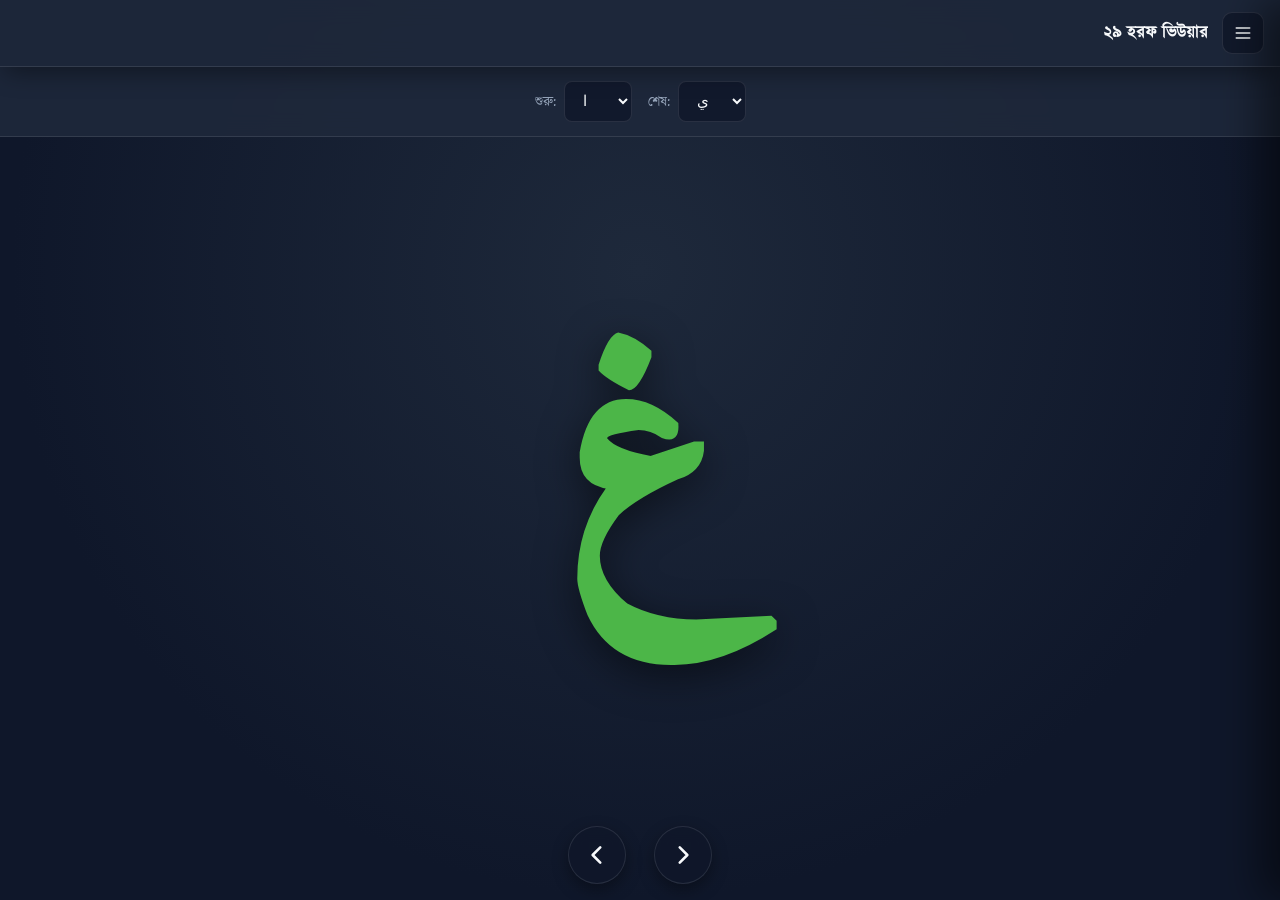
<file: index.html>
<!doctype html>
<html lang="bn" dir="rtl">
  <head>
    <meta charset="UTF-8" />
    <meta name="viewport" content="width=device-width, initial-scale=1.0" />
    <title>আরবি হরফ ভিউয়ার</title>
    <link rel="preconnect" href="https://fonts.googleapis.com" />
    <link rel="preconnect" href="https://fonts.gstatic.com" crossorigin />
    <link
      href="https://fonts.googleapis.com/css2?family=Amiri:ital,wght@0,400;0,700;1,400&family=Hind+Siliguri:wght@400;500;600;700&display=swap"
      rel="stylesheet"
    />

    <style>
      /* আরবি লেখার ফন্ট */
      @font-face {
        font-family: "IIMArabic";
        src: url("assets/fonts/iimarabicfont.ttf") format("truetype");
        font-weight: normal;
        font-style: normal;
        font-display: swap;
      }

      /* বাংলা লেখার ফন্ট */
      @font-face {
        font-family: "CustomFont";
        src: url("assets/fonts/CustomFont.ttf") format("truetype");
        /* বাংলা ১ (U+09E7) বাদ — নিচের আলাদা @font-face থেকে আসবে */
        unicode-range: U+0000-09E6, U+09E8-10FFFF;
        font-weight: normal;
        font-style: normal;
        font-display: swap;
      }

      /* বাংলা ১: CustomFont-এরই ১ হরফ, শুধু hinting ছাড়া (ছোট সাইজে ১-এর নিচের
         অংশ কেটে যাওয়া ঠেকাতে)। ফাইলের ভেতরেই বসানো, আলাদা ফন্ট ফাইল লাগে না। */
      @font-face {
        font-family: "CustomFont";
        src: url("[data-uri]") format("truetype");
        unicode-range: U+09E7;
        font-weight: normal;
        font-style: normal;
        font-display: swap;
      }

      :root {
        --bg-color: #0f172a;
        --panel-bg: rgba(30, 41, 59, 0.9);
        --panel-border: rgba(255, 255, 255, 0.1);
        --text-primary: #f8fafc;
        --text-secondary: #94a3b8;
        --text-highlight: #f59e0b;
        --accent-blue: #60c9e6;
      }

      * {
        margin: 0;
        padding: 0;
        box-sizing: border-box;
        -webkit-tap-highlight-color: transparent;
      }

      html,
      body {
        width: 100%;
        height: 100%;
        max-width: 100vw;
        max-height: 100vh;
        max-height: 100dvh;
        overflow: hidden;
      }

      body {
        display: flex;
        flex-direction: column;
        background-color: var(--bg-color);
        background-image: radial-gradient(
          circle at 50% 30%,
          #1e293b 0%,
          #0f172a 70%
        );
        font-family: "CustomFont", "Hind Siliguri", sans-serif;
        user-select: none;
        touch-action: pan-y;
        color: var(--text-primary);
      }

      /* ------------------- Top Bar ------------------- */
      .topbar {
        width: 100%;
        padding: 12px 16px;
        display: flex;
        align-items: center;
        gap: 14px;
        background: var(--panel-bg);
        backdrop-filter: blur(12px);
        border-bottom: 1px solid var(--panel-border);
        box-shadow: 0 10px 25px -5px rgba(0, 0, 0, 0.4);
        z-index: 200;
        flex-shrink: 0;
      }

      .menu-btn {
        width: 42px;
        height: 42px;
        border-radius: 10px;
        border: 1px solid var(--panel-border);
        background: rgba(15, 23, 42, 0.8);
        display: flex;
        align-items: center;
        justify-content: center;
        cursor: pointer;
        flex-shrink: 0;
        transition:
          border-color 0.2s ease,
          background 0.2s ease;
      }

      .menu-btn:hover,
      .menu-btn:focus-visible {
        border-color: var(--accent-blue);
        background: rgba(96, 201, 230, 0.1);
      }

      .menu-btn svg {
        width: 20px;
        height: 20px;
        stroke: var(--text-primary);
      }

      .topbar-title {
        font-size: 17px;
        font-weight: 600;
        color: var(--text-primary);
        white-space: nowrap;
        overflow: hidden;
        text-overflow: ellipsis;
      }

      /* ------------------- Drawer ------------------- */
      .overlay {
        position: fixed;
        inset: 0;
        background: rgba(0, 0, 0, 0.55);
        opacity: 0;
        pointer-events: none;
        transition: opacity 0.25s ease;
        z-index: 300;
      }

      .overlay.open {
        opacity: 1;
        pointer-events: auto;
      }

      .drawer {
        position: fixed;
        top: 0;
        right: 0;
        height: 100%;
        height: 100dvh; /* mobile browsers: exclude the hidden-toolbar area */
        width: min(300px, 82vw);
        background: #101c31;
        border-left: 1px solid var(--panel-border);
        box-shadow: -20px 0 40px rgba(0, 0, 0, 0.5);
        transform: translateX(100%);
        transition: transform 0.3s cubic-bezier(0.16, 1, 0.3, 1);
        z-index: 400;
        display: flex;
        flex-direction: column;
        /* extra bottom room so the last item clears browser toolbars */
        padding: 22px 18px calc(env(safe-area-inset-bottom) + 90px);
        gap: 6px;
        /* many menu items: let the menu scroll instead of cutting them off */
        overflow-y: auto;
        overscroll-behavior: contain;
        -webkit-overflow-scrolling: touch;
      }

      .drawer > * {
        flex-shrink: 0;
      }

      .drawer.open {
        transform: translateX(0);
      }

      .drawer-header {
        display: flex;
        align-items: center;
        justify-content: space-between;
        margin-bottom: 18px;
        padding-bottom: 14px;
        border-bottom: 1px solid var(--panel-border);
      }

      .drawer-header h2 {
        font-size: 18px;
        font-weight: 700;
        color: var(--text-primary);
      }

      .drawer-close {
        width: 34px;
        height: 34px;
        border-radius: 8px;
        border: 1px solid var(--panel-border);
        background: rgba(255, 255, 255, 0.03);
        display: flex;
        align-items: center;
        justify-content: center;
        cursor: pointer;
      }

      .drawer-close svg {
        width: 16px;
        height: 16px;
        stroke: var(--text-secondary);
      }

      .drawer-item {
        display: flex;
        align-items: center;
        gap: 12px;
        padding: 13px 14px;
        border-radius: 10px;
        cursor: pointer;
        color: var(--text-secondary);
        font-size: 15.5px;
        font-weight: 500;
        background: transparent;
        border: 1px solid transparent;
        transition:
          background 0.2s ease,
          color 0.2s ease,
          border-color 0.2s ease;
      }

      .drawer-item .icon {
        width: 22px;
        height: 22px;
        flex-shrink: 0;
        display: flex;
        align-items: center;
        justify-content: center;
        font-size: 18px;
      }

      .drawer-item:hover {
        background: rgba(255, 255, 255, 0.04);
        color: var(--text-primary);
      }

      .drawer-item.active {
        background: rgba(96, 201, 230, 0.12);
        border-color: rgba(96, 201, 230, 0.35);
        color: var(--accent-blue);
        font-weight: 700;
      }

      /* ------------------- Controls Panel (page 2 only) ------------------- */
      .controls-container {
        width: 100%;
        padding: 14px 20px;
        background: var(--panel-bg);
        backdrop-filter: blur(12px);
        border-bottom: 1px solid var(--panel-border);
        display: none;
        flex-wrap: wrap;
        justify-content: center;
        align-items: center;
        gap: 16px;
        z-index: 100;
        direction: ltr;
        flex-shrink: 0;
      }

      .controls-container.visible {
        display: flex;
      }

      /* হরফ স্লাইডারে শুধু শুরু/শেষ দেখায়; অবস্থান ও "একসাথে হরফ" শুধু মুরাক্কাবে */
      .controls-container.range-only .adv-only {
        display: none;
      }

      .control-group {
        display: flex;
        align-items: center;
        gap: 8px;
        font-size: 14px;
        font-weight: 500;
        color: var(--text-secondary);
      }

      .control-group label {
        white-space: nowrap;
      }

      select {
        padding: 8px 14px;
        background-color: rgba(15, 23, 42, 0.8);
        color: var(--text-primary);
        border: 1px solid var(--panel-border);
        border-radius: 8px;
        font-family: "CustomFont", "Hind Siliguri", sans-serif;
        font-size: 15px;
        font-weight: 500;
        outline: none;
        cursor: pointer;
        transition: all 0.2s ease;
      }

      select:focus,
      select:hover {
        border-color: var(--accent-blue);
        box-shadow: 0 0 0 2px rgba(96, 201, 230, 0.2);
      }

      /* ------------------- Display Canvas Area ------------------- */
      .display-container {
        flex: 1;
        display: flex;
        flex-direction: column;
        justify-content: center;
        align-items: center;
        width: 100%;
        position: relative;
        padding: 20px;
        overflow: hidden;
      }

      .question-box {
        background: rgba(255, 255, 255, 0.05);
        border: 1px solid var(--panel-border);
        backdrop-filter: blur(8px);
        padding: 10px 24px;
        border-radius: 30px;
        font-size: clamp(18px, 3vh, 24px);
        font-weight: 600;
        color: var(--text-primary);
        margin-bottom: 25px;
        text-align: center;
        direction: ltr;
        box-shadow: 0 4px 15px rgba(0, 0, 0, 0.25);
        display: none;
      }

      .question-box.visible {
        display: block;
      }

      #letter-display {
        font-family: "IIMArabic", "CustomFont", serif;
        font-size: min(38vh, 310px);
        font-weight: 700;
        text-align: center;
        white-space: nowrap;
        /* হারাকাত/মাদ্দ কেটে না যাওয়ার জন্য বড় line-height */
        line-height: 1.5;
        filter: drop-shadow(0 10px 20px rgba(0, 0, 0, 0.5));
        will-change: transform, opacity;
        backface-visibility: hidden;
        -webkit-backface-visibility: hidden;
      }

      /* Word mode (28th class): smaller size so full words fit */
      #letter-display.word-mode {
        font-size: min(22vh, 170px);
        padding: 0 12px;
      }

      /* ------------------- Tab view (30th class only) ------------------- */
      .tabs {
        width: 100%;
        display: none;
        flex-wrap: wrap;
        justify-content: center;
        gap: 10px;
        padding: 10px 16px;
        background: var(--panel-bg);
        border-bottom: 1px solid var(--panel-border);
        direction: ltr;
        flex-shrink: 0;
        z-index: 100;
      }

      .tabs.visible {
        display: flex;
      }

      .tab-btn {
        padding: 8px 18px;
        border-radius: 999px;
        border: 1px solid var(--panel-border);
        background: rgba(15, 23, 42, 0.8);
        color: var(--text-secondary);
        font-family: "CustomFont", "Hind Siliguri", sans-serif;
        font-size: 15px;
        font-weight: 500;
        cursor: pointer;
        transition:
          background 0.2s ease,
          color 0.2s ease,
          border-color 0.2s ease;
      }

      /* সব ট্যাবের রঙ এক; সক্রিয় ট্যাব শুধু মোটা অক্ষরে বোঝা যায় */
      .tab-btn.active {
        font-weight: 700;
      }

      /* Waqf-e-taam round mark: half the size of the letters */
      #letter-display .waqf {
        font-size: 0.5em;
        vertical-align: middle;
      }

      /* Mobile: smaller base size (long words are also auto-fitted by JS) */
      @media (max-width: 600px) {
        #letter-display {
          font-size: min(26vh, 190px);
        }
        #letter-display.word-mode {
          font-size: min(14vh, 96px);
        }
      }

      /* Arabic word (اَللّٰهُ) inside a tab label */
      .tab-btn .ar {
        font-family: "IIMArabic", serif;
        font-size: 1.3em;
        line-height: 1;
        vertical-align: middle;
      }

      /* Mobile: compact tab buttons so three tabs fit in one row */
      @media (max-width: 600px) {
        .tabs {
          gap: 6px;
          padding: 8px 10px;
        }
        .tab-btn {
          padding: 7px 10px;
          font-size: 13.5px;
          white-space: nowrap;
        }
      }

      /* ------------------- Bottom prev / next buttons ------------------- */
      .nav-buttons {
        width: 100%;
        display: flex;
        justify-content: center;
        align-items: center;
        gap: 28px;
        padding: 10px 16px max(16px, env(safe-area-inset-bottom));
        direction: ltr;
        flex-shrink: 0;
        z-index: 100;
      }

      .nav-btn {
        width: 58px;
        height: 58px;
        border-radius: 50%;
        border: 1px solid var(--panel-border);
        background: rgba(15, 23, 42, 0.8);
        backdrop-filter: blur(8px);
        display: flex;
        align-items: center;
        justify-content: center;
        cursor: pointer;
        box-shadow: 0 6px 16px rgba(0, 0, 0, 0.35);
        transition:
          border-color 0.2s ease,
          background 0.2s ease,
          transform 0.1s ease;
      }

      .nav-btn:hover,
      .nav-btn:focus-visible {
        border-color: var(--accent-blue);
        background: rgba(96, 201, 230, 0.12);
      }

      .nav-btn:active {
        transform: scale(0.93);
      }

      .nav-btn svg {
        width: 26px;
        height: 26px;
        stroke: var(--text-primary);
      }

      /* ------------------- Slide Animations ------------------- */
      .slide-from-right {
        animation: slideInFromRight 0.28s cubic-bezier(0.16, 1, 0.3, 1) forwards;
      }

      .slide-from-left {
        animation: slideInFromLeft 0.28s cubic-bezier(0.16, 1, 0.3, 1) forwards;
      }

      @keyframes slideInFromRight {
        0% {
          transform: translate3d(100%, 0, 0);
          opacity: 0;
        }
        100% {
          transform: translate3d(0, 0, 0);
          opacity: 1;
        }
      }

      @keyframes slideInFromLeft {
        0% {
          transform: translate3d(-100%, 0, 0);
          opacity: 0;
        }
        100% {
          transform: translate3d(0, 0, 0);
          opacity: 1;
        }
      }

      @media (prefers-reduced-motion: reduce) {
        .slide-from-right,
        .slide-from-left,
        .drawer,
        .overlay {
          animation: none !important;
          transition: none !important;
        }
      }
    </style>
  </head>
  <body>
    <!-- Top Bar -->
    <div class="topbar">
      <button class="menu-btn" id="menu-toggle" aria-label="মেনু খুলুন">
        <svg
          viewBox="0 0 24 24"
          fill="none"
          stroke-width="2"
          stroke-linecap="round"
        >
          <line x1="4" y1="6" x2="20" y2="6"></line>
          <line x1="4" y1="12" x2="20" y2="12"></line>
          <line x1="4" y1="18" x2="20" y2="18"></line>
        </svg>
      </button>
      <div class="topbar-title" id="topbar-title">২৯ হরফ ভিউয়ার</div>
    </div>

    <!-- Overlay -->
    <div class="overlay" id="overlay"></div>

    <!-- Drawer -->
    <nav class="drawer" id="drawer" aria-label="সাইড মেনু">
      <div class="drawer-header">
        <h2>মেনু</h2>
        <button
          class="drawer-close"
          id="drawer-close"
          aria-label="মেনু বন্ধ করুন"
        >
          <svg
            viewBox="0 0 24 24"
            fill="none"
            stroke-width="2"
            stroke-linecap="round"
          >
            <line x1="18" y1="6" x2="6" y2="18"></line>
            <line x1="6" y1="6" x2="18" y2="18"></line>
          </svg>
        </button>
      </div>

      <div class="drawer-item active" data-page="simple">
        <span>হরফ স্লাইডার</span>
      </div>
      <div class="drawer-item" data-page="advanced">
        <span>মুরাক্কাব স্লাইডার</span>
      </div>
      <div class="drawer-item" data-page="class17">
        <span>১৭তম ক্লাস</span>
      </div>
      <div class="drawer-item" data-page="class19">
        <span>১৯তম ক্লাস</span>
      </div>
      <div class="drawer-item" data-page="class22">
        <span>২২তম ক্লাস</span>
      </div>
      <div class="drawer-item" data-page="class24">
        <span>২৪তম ক্লাস</span>
      </div>
      <div class="drawer-item" data-page="class25">
        <span>২৫তম ক্লাস</span>
      </div>
      <div class="drawer-item" data-page="class28">
        <span>২৮তম ক্লাস</span>
      </div>
      <div class="drawer-item" data-page="class29">
        <span>২৯তম ক্লাস</span>
      </div>
      <div class="drawer-item" data-page="class30">
        <span>৩০তম ক্লাস</span>
      </div>
      <div class="drawer-item" data-page="class31">
        <span>৩১তম ক্লাস</span>
      </div>
      <div class="drawer-item" data-page="class33">
        <span>৩৩তম ক্লাস</span>
      </div>
      <div class="drawer-item" data-page="class35">
        <span>৩৫তম ক্লাস</span>
      </div>
      <div class="drawer-item" data-page="class37">
        <span>৩৭তম ক্লাস</span>
      </div>
      <div class="drawer-item" data-page="class41">
        <span>৪১তম ক্লাস</span>
      </div>
      <div class="drawer-item" data-page="class42">
        <span>৪২তম ক্লাস</span>
      </div>
    </nav>

    <!-- Position filter / range controls: only shown on "advanced" page -->
    <div class="controls-container" id="controls-container">
      <div class="control-group">
        <label for="start-letter">শুরু:</label>
        <select id="start-letter"></select>
      </div>

      <div class="control-group">
        <label for="end-letter">শেষ:</label>
        <select id="end-letter"></select>
      </div>

      <div class="control-group adv-only">
        <label for="position-filter">অবস্থান:</label>
        <select id="position-filter">
          <option value="all">সব অবস্থান (All)</option>
          <option value="initial">শুরুর অবস্থান (Initial)</option>
          <option value="medial">মাঝের অবস্থান (Medial)</option>
          <option value="final">শেষের অবস্থান (Final)</option>
        </select>
      </div>

      <div class="control-group adv-only">
        <label for="count-select">একসাথে হরফ:</label>
        <select id="count-select">
          <option value="1">১টি</option>
          <option value="2">২টি</option>
          <option value="3">৩টি</option>
          <option value="4">৪টি</option>
          <option value="5">৫টি</option>
          <option value="6">৬টি</option>
        </select>
      </div>
    </div>

    <!-- Tab view: only shown on the 30th class page -->
    <div class="tabs" id="class30-tabs">
      <button class="tab-btn active" data-tab="letters">লীনের হরফ</button>
      <button class="tab-btn" data-tab="words">আরজি সাকিনের শব্দ</button>
    </div>

    <!-- Tab view: only shown on the 41st class page -->
    <div class="tabs" id="class41-tabs">
      <button class="tab-btn active" data-tab="halqi">ইজহারে হালক্বী</button>
      <button class="tab-btn" data-tab="mutlaq">ইজহারে মুতলাক</button>
      <button class="tab-btn" data-tab="shafawi">ইজহারে শাফাউয়ী</button>
    </div>

    <!-- Tab view: only shown on the 42nd class page -->
    <div class="tabs" id="class42-tabs">
      <button class="tab-btn active" data-tab="hamza">হামজা শাদীদাহ</button>
      <button class="tab-btn" data-tab="thick">
        <span class="ar">اَللّٰهُ</span> মোটা করে পড়া
      </button>
      <button class="tab-btn" data-tab="thin">
        <span class="ar">اَللّٰهُ</span> পাতলা করে পড়া
      </button>
    </div>

    <!-- Main Display Area (shared by both pages) -->
    <div class="display-container">
      <div class="question-box" id="question-box">
        নিচে প্রদর্শিত হরফের নাম ও অবস্থান বলুন।
      </div>
      <div id="letter-display"></div>
    </div>

    <!-- Bottom prev / next buttons -->
    <div class="nav-buttons" id="nav-buttons">
      <button class="nav-btn" id="btn-left" aria-label="পরের">
        <svg
          viewBox="0 0 24 24"
          fill="none"
          stroke-width="2.4"
          stroke-linecap="round"
          stroke-linejoin="round"
        >
          <polyline points="15 5 8 12 15 19"></polyline>
        </svg>
      </button>
      <button class="nav-btn" id="btn-right" aria-label="আগের">
        <svg
          viewBox="0 0 24 24"
          fill="none"
          stroke-width="2.4"
          stroke-linecap="round"
          stroke-linejoin="round"
        >
          <polyline points="9 5 16 12 9 19"></polyline>
        </svg>
      </button>
    </div>

    <script>
      // ==========================================================
      // Shared base letter/color data (source of truth for both pages)
      // ==========================================================
      const arabicLetters = [
        {
          name: "ا",
          color: "#ec1a4c",
          forms: { initial: "ا", medial: "لا", final: "ـا" },
        },
        {
          name: "ب",
          color: "#60c9e6",
          forms: { initial: "بـ", medial: "ـبـ", final: "ـب" },
        },
        {
          name: "ت",
          color: "#60c9e6",
          forms: { initial: "تـ", medial: "ـتـ", final: "ـت" },
        },
        {
          name: "ث",
          color: "#60c9e6",
          forms: { initial: "ثـ", medial: "ـثـ", final: "ـث" },
        },
        {
          name: "ج",
          color: "#4cb648",
          forms: { initial: "جـ", medial: "ـجـ", final: "ـج" },
        },
        {
          name: "ح",
          color: "#60c9e6",
          forms: { initial: "حـ", medial: "ـحـ", final: "ـح" },
        },
        {
          name: "خ",
          color: "#60c9e6",
          forms: { initial: "خـ", medial: "ـخـ", final: "ـخ" },
        },
        {
          name: "د",
          color: "#4cb648",
          forms: { initial: "د", medial: "ـد", final: "ـد" },
        },
        {
          name: "ذ",
          color: "#4cb648",
          forms: { initial: "ذ", medial: "ـذ", final: "ـذ" },
        },
        {
          name: "ر",
          color: "#60c9e6",
          forms: { initial: "ر", medial: "ـر", final: "ـر" },
        },
        {
          name: "ز",
          color: "#60c9e6",
          forms: { initial: "ز", medial: "ـز", final: "ـز" },
        },
        {
          name: "س",
          color: "#4cb648",
          forms: { initial: "سـ", medial: "ـسـ", final: "ـس" },
        },
        {
          name: "ش",
          color: "#4cb648",
          forms: { initial: "شـ", medial: "ـشـ", final: "ـش" },
        },
        {
          name: "ص",
          color: "#4cb648",
          forms: { initial: "صـ", medial: "ـصـ", final: "ـص" },
        },
        {
          name: "ض",
          color: "#4cb648",
          forms: { initial: "ضـ", medial: "ـضـ", final: "ـض" },
        },
        {
          name: "ط",
          color: "#60c9e6",
          forms: { initial: "طـ", medial: "ـطـ", final: "ـط" },
        },
        {
          name: "ظ",
          color: "#60c9e6",
          forms: { initial: "ظـ", medial: "ـظـ", final: "ـظ" },
        },
        {
          name: "ع",
          color: "#4cb648",
          forms: { initial: "عـ", medial: "ـعـ", final: "ـع" },
        },
        {
          name: "غ",
          color: "#4cb648",
          forms: { initial: "غـ", medial: "ـغـ", final: "ـغ" },
        },
        {
          name: "ف",
          color: "#60c9e6",
          forms: { initial: "فـ", medial: "ـفـ", final: "ـف" },
        },
        {
          name: "ق",
          color: "#4cb648",
          forms: { initial: "قـ", medial: "ـقـ", final: "ـق" },
        },
        {
          name: "ك",
          color: "#4cb648",
          forms: { initial: "كـ", medial: "ـكـ", final: "ـك" },
        },
        {
          name: "ل",
          color: "#4cb648",
          forms: { initial: "لـ", medial: "ـلـ", final: "ـل" },
        },
        {
          name: "م",
          color: "#4cb648",
          forms: { initial: "مـ", medial: "ـمـ", final: "ـم" },
        },
        {
          name: "ن",
          color: "#4cb648",
          forms: { initial: "نـ", medial: "ـنـ", final: "ـن" },
        },
        {
          name: "و",
          color: "#4cb648",
          forms: { initial: "و", medial: "ـو", final: "ـو" },
        },
        {
          name: "ه",
          color: "#60c9e6",
          forms: { initial: "هـ", medial: "ـهـ", final: "ـه" },
        },
        {
          name: "ء",
          color: "#ec1a4c",
          forms: { initial: "ء", medial: "ء", final: "ء" },
        },
        {
          name: "ي",
          color: "#60c9e6",
          forms: { initial: "يـ", medial: "ـيـ", final: "ـي" },
        },
      ];

      const WAQF_MARK = " ۝";

      function shuffleArray(array) {
        let shuffled = [...array];
        for (let i = shuffled.length - 1; i > 0; i--) {
          const j = Math.floor(Math.random() * (i + 1));
          [shuffled[i], shuffled[j]] = [shuffled[j], shuffled[i]];
        }
        return shuffled;
      }

      // ==========================================================
      // DOM references
      // ==========================================================
      const displayDiv = document.getElementById("letter-display");
      const questionBox = document.getElementById("question-box");
      const controlsContainer = document.getElementById("controls-container");
      const topbarTitle = document.getElementById("topbar-title");

      const menuToggle = document.getElementById("menu-toggle");
      const drawer = document.getElementById("drawer");
      const drawerClose = document.getElementById("drawer-close");
      const overlay = document.getElementById("overlay");
      const drawerItems = document.querySelectorAll(".drawer-item");

      const startSelect = document.getElementById("start-letter");
      const endSelect = document.getElementById("end-letter");
      const positionSelect = document.getElementById("position-filter");
      const countSelect = document.getElementById("count-select");
      const class30Tabs = document.getElementById("class30-tabs");
      const tabBtns = class30Tabs.querySelectorAll(".tab-btn");
      const class41Tabs = document.getElementById("class41-tabs");
      const tabBtns41 = class41Tabs.querySelectorAll(".tab-btn");
      const class42Tabs = document.getElementById("class42-tabs");

      let currentPage = "simple"; // "simple" | "advanced" | "class17" | "class28"

      // ==========================================================
      // Drawer open/close logic
      // ==========================================================
      function openDrawer() {
        drawer.classList.add("open");
        overlay.classList.add("open");
      }
      function closeDrawer() {
        drawer.classList.remove("open");
        overlay.classList.remove("open");
      }
      menuToggle.addEventListener("click", openDrawer);
      drawerClose.addEventListener("click", closeDrawer);
      overlay.addEventListener("click", closeDrawer);

      drawerItems.forEach((item) => {
        item.addEventListener("click", () => {
          drawerItems.forEach((i) => i.classList.remove("active"));
          item.classList.add("active");
          switchPage(item.dataset.page);
          closeDrawer();
        });
      });

      function switchPage(page) {
        currentPage = page;
        displayDiv.style.fontSize = ""; // reset size set by multi-letter mode
        class30Tabs.classList.toggle("visible", page === "class30");
        class41Tabs.classList.toggle("visible", page === "class41");
        class42Tabs.classList.toggle("visible", page === "class42");
        displayDiv.classList.toggle(
          "word-mode",
          page === "class17" ||
            page === "class19" ||
            page === "class22" ||
            page === "class24" ||
            page === "class25" ||
            page === "class28" ||
            page === "class29" ||
            page === "class30" ||
            page === "class31" ||
            page === "class33" ||
            page === "class35" ||
            page === "class37" ||
            page === "class41" ||
            page === "class42",
        );
        if (page === "simple") {
          topbarTitle.textContent = "২৯ হরফ ভিউয়ার";
          controlsContainer.classList.add("visible", "range-only");
          questionBox.classList.remove("visible");
          simple.reset();
        } else if (page === "class25") {
          topbarTitle.textContent = "ছফীর";
          controlsContainer.classList.remove("visible");
          questionBox.classList.remove("visible");
          class25.reset();
        } else if (page === "class24") {
          topbarTitle.textContent = "ইস্তিলা";
          controlsContainer.classList.remove("visible");
          questionBox.classList.remove("visible");
          class24.reset();
        } else if (page === "class22") {
          topbarTitle.textContent = "তাশদীদ";
          controlsContainer.classList.remove("visible");
          questionBox.classList.remove("visible");
          class22.reset();
        } else if (page === "class19") {
          topbarTitle.textContent = "হারকাত দিয়ে বানান";
          controlsContainer.classList.remove("visible");
          questionBox.classList.remove("visible");
          class19.reset();
        } else if (page === "class17") {
          topbarTitle.textContent = "জের দিয়ে বানান";
          controlsContainer.classList.remove("visible");
          questionBox.classList.remove("visible");
          class17.reset();
        } else if (page === "class29") {
          topbarTitle.textContent = "মাদ্দে ই'ওয়াদ";
          controlsContainer.classList.remove("visible");
          questionBox.classList.remove("visible");
          class29.reset();
        } else if (page === "class42") {
          topbarTitle.textContent = "হামজা শাদীদাহ ও আল্লাহ";
          controlsContainer.classList.remove("visible");
          questionBox.classList.remove("visible");
          class42.select("hamza");
        } else if (page === "class41") {
          topbarTitle.textContent = "ইজহার";
          controlsContainer.classList.remove("visible");
          questionBox.classList.remove("visible");
          selectTab41("halqi");
        } else if (page === "class37") {
          topbarTitle.textContent = "ইখফা গুন্নাহ";
          controlsContainer.classList.remove("visible");
          questionBox.classList.remove("visible");
          class37.reset();
        } else if (page === "class35") {
          topbarTitle.textContent = "মাদ্দে লাযিম কিলমী মুসাক্কাল";
          controlsContainer.classList.remove("visible");
          questionBox.classList.remove("visible");
          class35.reset();
        } else if (page === "class33") {
          topbarTitle.textContent = "মাদ্দে মুংফাসিল";
          controlsContainer.classList.remove("visible");
          questionBox.classList.remove("visible");
          class33.reset();
        } else if (page === "class31") {
          topbarTitle.textContent = "মাদ্দে লীন";
          controlsContainer.classList.remove("visible");
          questionBox.classList.remove("visible");
          class31.reset();
        } else if (page === "class30") {
          topbarTitle.textContent = "লীনের শব্দ";
          controlsContainer.classList.remove("visible");
          questionBox.classList.remove("visible");
          selectTab("letters");
        } else if (page === "class28") {
          topbarTitle.textContent = "মাদ্দে বাদল";
          controlsContainer.classList.remove("visible");
          questionBox.classList.remove("visible");
          class28.reset();
        } else {
          topbarTitle.textContent = "মুরাক্কাব ভিউয়ার | Pro";
          controlsContainer.classList.remove("range-only");
          controlsContainer.classList.add("visible");
          questionBox.classList.add("visible");
          advanced.reset();
        }
      }

      function renderLetter(char, color, direction) {
        displayDiv.classList.remove("slide-from-right", "slide-from-left");
        void displayDiv.offsetWidth; // reflow
        if (char.endsWith(WAQF_MARK)) {
          // word + small round waqf mark (half the letter size)
          displayDiv.textContent = char.slice(0, -WAQF_MARK.length) + " ";
          const mark = document.createElement("span");
          mark.className = "waqf";
          mark.textContent = "۝";
          displayDiv.appendChild(mark);
        } else {
          displayDiv.textContent = char;
        }
        displayDiv.style.color = color;
        if (direction === "right") displayDiv.classList.add("slide-from-right");
        else if (direction === "left")
          displayDiv.classList.add("slide-from-left");
        fitText();
      }

      // Shrink the text (never enlarge) so long words fit on one line
      function fitText() {
        displayDiv.style.fontSize = "";
        const avail = displayDiv.parentElement.clientWidth - 32;
        const w = Math.max(displayDiv.offsetWidth, displayDiv.scrollWidth);
        if (w > avail && w > 0) {
          const base = parseFloat(getComputedStyle(displayDiv).fontSize);
          displayDiv.style.fontSize =
            Math.floor((base * avail * 0.97) / w) + "px";
        }
      }
      window.addEventListener("resize", fitText);

      // ==========================================================
      // Page 1: Simple 29-letter viewer
      // ==========================================================
      // Letters between the "শুরু" and "শেষ" selections (shared by both pages)
      function selectedLetters() {
        let a = parseInt(startSelect.value);
        let b = parseInt(endSelect.value);
        if (isNaN(a)) a = 0;
        if (isNaN(b)) b = arabicLetters.length - 1;
        if (a > b) [a, b] = [b, a];
        return arabicLetters.slice(a, b + 1);
      }

      const simple = (() => {
        let pool = [];
        let history = [];
        let index = -1;

        function reset() {
          pool = shuffleArray(selectedLetters());
          history = [];
          index = -1;
          next();
        }

        function next() {
          if (index < history.length - 1) {
            index++;
            const item = history[index];
            renderLetter(item.name, item.color, "right");
            return;
          }
          if (pool.length === 0) pool = shuffleArray(selectedLetters());
          const item = pool.pop();
          history.push(item);
          index++;
          renderLetter(item.name, item.color, "right");
        }

        function prev() {
          if (index > 0) {
            index--;
            const item = history[index];
            renderLetter(item.name, item.color, "left");
          }
        }

        return { reset, next, prev };
      })();

      // ==========================================================
      // Page 2: Advanced murakkab viewer with range + position filter
      // ==========================================================
      const advanced = (() => {
        let pool = [];
        let history = [];
        let index = -1;

        arabicLetters.forEach((item, i) => {
          startSelect.add(new Option(item.name, i));
          endSelect.add(new Option(item.name, i));
        });
        startSelect.value = 0;
        endSelect.value = arabicLetters.length - 1;

        const posNames = { initial: "শুরুর", medial: "মাঝের", final: "শেষের" };

        function generatePool() {
          let startIdx = parseInt(startSelect.value);
          let endIdx = parseInt(endSelect.value);
          if (startIdx > endIdx) [startIdx, endIdx] = [endIdx, startIdx];

          const selectedLetters = arabicLetters.slice(startIdx, endIdx + 1);
          const posFilter = positionSelect.value;
          const count = parseInt(countSelect.value);
          let list = [];

          // Several letters at once: random joined combinations
          if (count > 1) {
            for (let k = 0; k < 40; k++) {
              const picks = [];
              let bag = [];
              for (let j = 0; j < count; j++) {
                if (bag.length === 0) bag = shuffleArray(selectedLetters);
                picks.push(bag.pop());
              }
              list.push({ multi: picks });
            }
            return list;
          }

          selectedLetters.forEach((item) => {
            if (posFilter === "all") {
              Object.keys(item.forms).forEach((pos) => {
                list.push({
                  baseLetter: item.name,
                  char: item.forms[pos],
                  color: item.color,
                  posName: posNames[pos],
                });
              });
            } else {
              list.push({
                baseLetter: item.name,
                char: item.forms[posFilter],
                color: item.color,
                posName: posNames[posFilter],
              });
            }
          });

          return shuffleArray(list);
        }

        function show(item, direction) {
          if (item.multi) {
            renderLetter(
              item.multi.map((l) => l.name).join(""),
              "#0fdefa",
              direction,
            );
          } else {
            renderLetter(item.char, "#0fdefa", direction);
          }
        }

        function reset() {
          pool = generatePool();
          history = [];
          index = -1;
          next();
        }

        function next() {
          if (index < history.length - 1) {
            index++;
            show(history[index], "right");
            return;
          }
          if (pool.length === 0) pool = generatePool();
          const item = pool.pop();
          history.push(item);
          index++;
          show(item, "right");
        }

        function prev() {
          if (index > 0) {
            index--;
            show(history[index], "left");
          }
        }

        // শুরু/শেষ দুই পেজেই চলে, তাই যে পেজ খোলা সেটাই রিসেট হবে
        const resetCurrent = () =>
          currentPage === "simple" ? simple.reset() : reset();
        startSelect.addEventListener("change", resetCurrent);
        endSelect.addEventListener("change", resetCurrent);
        positionSelect.addEventListener("change", reset);
        countSelect.addEventListener("change", () => {
          // position filter only applies when showing a single letter
          positionSelect.disabled = parseInt(countSelect.value) > 1;
          reset();
        });

        return { reset, next, prev };
      })();

      // ==========================================================
      // Word-practice viewer factory (random order, no repeats per round)
      // ==========================================================
      function createWordViewer(words) {
        const color = "#0fdefa";
        let pool = [];
        let history = [];
        let index = -1;

        function reset() {
          pool = shuffleArray(words);
          history = [];
          index = -1;
          next();
        }
        function next() {
          if (index < history.length - 1) {
            index++;
            renderLetter(history[index], color, "right");
            return;
          }
          if (pool.length === 0) pool = shuffleArray(words);
          const word = pool.pop();
          history.push(word);
          index++;
          renderLetter(word, color, "right");
        }
        function prev() {
          if (index > 0) {
            index--;
            renderLetter(history[index], color, "left");
          }
        }
        return { reset, next, prev };
      }

      // Adds the waqf-e-taam round mark after a word (29th, 30th & 31st class)
      const withWaqf = (w) => w + WAQF_MARK;

      // Page 3: 17th class – words with kasra
      const class17 = createWordViewer([
        "إِبِلِ", "سَمِعَ", "إِرَمَ",
        "بِفِي", "بِبَنِ", "تَبِعَ",
        "خَسِرَ", "عَمِلَ", "صَعِقَ",
        "جَشِيَ", "رَحِمَ", "عَلِمَ",
        "هِيَتَ", "مَلِكِ", "عِلِيّ",
        "لَبِنِ", "كَبِرَ", "فَرِحَ",
        "سَجِرَ", "حَفِظَ", "غَضِبَ",
        "بَقِيَ", "شَهِدَ", "بَخِلَ",
        "رَضِيَ", "حَمِدَ", "خَطِفَ",
        "سَفِهَ", "قَبِلَ", "نَسِيَ",
        "كَرِهَ", "شَرِبَ", "لَعِبَ",
      ]);

      // 33rd class – Madd-e-Munfasil (phrases)
      const class33 = createWordViewer([
        "لَاۤ اِلٰهَ", "إِنَّاۤ اَعْطَيْنٰكَ", "مَاۤ اَغْنٰى",
        "يَاۤ اَيُّهَا", "لَاۤ اَعْبُدُ", "وَلَاۤ اَنَا",
        "بِمَاۤ اَرَاكَ", "مَاۤ اَصَابَ", "فِيْۤ اَحْسَنِ",
        "فِيْۤ اَيَّامٍ", "رَبِّیْۤ اَعْلَمُ", "بَنِيْۤ اٰدَمَ",
        "فِيْۤ اَذَانِهِمْ", "اِنِّيْۤ اُرِيْدُ", "قَاۤلُوْا اَوَلَمْ",
        "فِيْۤ اَمْرِنَا", "قَالُوْۤا اَنُؤْمِنُ", "قَالُـوْۤا اُوْذِیْنَا",
        "قَالُوْۤا اَرَنَا", "تُوْبُوْۤا اِلَى اللّٰهِ", "قَالُوْۤا اَیْنَ",
      ]);

      // 37th class – Ikhfa Ghunnah
      const class37 = createWordViewer([
        "تَالٍ فِيْهِ", "صَفًّا صَفًّا", "قَوْلٍ سَدِيْدٍ",
        "مَكَانٍ قَرِيْبٍ", "كَأْسًا دِهَاقًا", "قَوْلًا سَدِيْدًا",
        "قَوْمٌ ظَالِمُوْنَ", "قَوْمٌ طَاغُوْنَ", "عَذَابٌ قَرِيْبٌ",
        "عَذَابٌ ضِعْفٌ", "كُنْتُمْ", "أَنْتَ",
        "مَنْ جَآءَ", "أَنْجَيْنٰكُمْ", "مَنْ ثَقُلَتْ",
        "أَنْذَرْنٰكُمْ", "مِنْ دُوْنِهٖ", "اَلْإِنْسَانَ",
        "مِنْ زَوَالٍ", "مِنْ شَرِّ", "فَانْتَهَوْا",
        "مَنْ كَانَ",
      ]);

      // 35th class – Madd-e-Lazim Kalimi Muthaqqal
      const class35 = createWordViewer([
        "دَآبَّةٌ", "حَآجَّ", "اَلصَّآخَّةُ", "اَلطَّآمَّةُ",
        "اَلضَّآلِّيْنَ", "لَضَآلُّوْنَ", "اَلْحَآقَّةُ", "مَا الْحَآقَّةُ",
        "كَآفَّةً", "جَآ نٌّ", "تَاْمُرُوْٓنِّیْ", "اَتُحَآجُّوْٓنِّیْ",
        "وَ لَا تَحٰٓضُّوْنَ", "وَالصَّآفَّاتِ",
      ]);

      // 25th class – Safir
      const class25 = createWordViewer([
        "فَاصْبِرْ", "أَصْحَابُ", "صُحُفًا", "صِرَاطَ", "صَبَرَ", "يَسَّمَّعُوْنَ",
        "اَلسَّمَاءِ", "اَلسَّلَامُ", "بِسْمِ", "اَلْمُسْتَقِيْمَ", "أَسْلَمَ", "سُبُلًا",
        "سِرَاجًا", "سَمِعَ", "اَلزَّيْتُوْنِ", "اَلْمُزَّمِّلُ", "اَلزَّكَاةَ", "يَزْدَادُوْا",
        "رِزْقًا", "أَزْوَاجًا", "زُبُرًا", "زِيْنَةً", "زَعَمْتُمْ",
      ]);

      // 24th class – Isti'la
      const class24 = createWordViewer([
        "طَبَقًا", "خَلَقَ", "ضَرَبَ", "غَفُوْرٌ", "الصَّادِقِيْنَ", "ظَلَمَ",
        "قَدَرَ", "مَرِضْتُ", "خَبِيْرٌ", "صَبَرَ", "غَلَبَتْ", "الْقَارِعَةُ",
        "ظُلُمَاتٌ", "طَيِّبَاتٍ", "يَخْرُجُ", "نَصْرٌ", "يَضْرِبُ", "يَغْفِرُ",
        "صِرَاطَ", "يَقْرَأُ", "يَظْلِمُوْنَ", "خَائِفِيْنَ", "مِصْرَ", "فَضْلٌ",
        "غَائِبِيْنَ", "يَطْمَعُ", "قُلُوْبٌ", "حَافِظِيْنَ", "مُخْتَلِفٌ", "صَلَاةٌ",
        "ضَحِكَ", "مَغْفِرَةٌ", "طَلَعَتْ", "حَقٌّ", "عَظِيْمٌ",
      ]);

      // 22nd class – Tashdeed
      const class22 = createWordViewer([
        "كُلَّ", "مَسَّ", "سِرَّ", "شَرَّ", "حَتَّى", "تَوَلَّى",
        "تَزَكَّى", "تَصَلَّى", "وَفَّى", "سَوَّى", "عَلَّمَ", "حَرَّمَ",
        "سَخَّرَ", "سَلَّمَ", "فَكَّرَ", "يُيَسِّرُ", "يَتَذَكَّرُ", "عِلِّيُّونَ",
        "غَفَّارٌ", "عَفُوٌّ", "غَنِيٌّ", "عَلِيٌّ", "خَفِيٌّ", "وَلِيٌّ",
        "إِيَّاكَ", "مُذَكِّرٌ", "أَيَّانَ", "شَكٍّ", "حِلَّ", "صَفًّا",
        "وَلَّى", "تَوَكَّلَ", "وَالتِّينِ", "بِالصَّبْرِ", "مَآلطَّارِقُ", "اَبَّ",
        "كَذَّبَ", "رَبِّكَ", "حَلَّلَ", "حُرِّمَ",
      ]);

      // 19th class – spelling with harakat
      const class19 = createWordViewer([
        "ضُرِعَ", "خُلِقَ", "جُعِلَ", "طُبِعَ", "كُتِبَ", "رُزِقَ",
        "عُصِرَ", "نُصِرَ", "ظُلِمَ", "قُرِئَ", "فُتِحَ", "ضُرِبَ",
        "فُقِدَ", "حُشِرَ", "قُتِلَ", "كُرِهَ", "بُعِثَ", "سُئِلَ",
        "نُسِخَ", "غُلِبَ", "حُمِلَ", "حُمِدَ", "وُجِدَ", "عُلِمَ",
        "صُنِعَ", "كُلِمَ", "مُلِكَ", "خُتِمَ", "فَرِحَ", "بُدِعَ",
        "ذُبِحَ", "سَمِعَ", "بَصِرُ",
      ]);

      // Page 4: 28th class – words with madd-e-badal
      const class28 = createWordViewer([
        "اٰمَنَ", "اٰدَمُ", "اٰتَى",
        "اٰيٰتٍ", "اٰخِرُ", "اٰلَ",
        "اٰمِنِينَ", "اٰثَارِ", "اٰذَانِهِمْ",
        "إِيْمَانًا", "إِيْتَاءِ", "إِيْجَادِ",
        "إِيْمَانُكُمْ", "إِيْثَارًا", "إِيْتٰمِ",
        "بِإِيْمٰنِهِمْ", "لِإِيْلٰفِ", "إِيْمَانِهِمْ",
        "بِإِيْمٰنِكُمْ", "أُوْمِنَ", "أُوْذِيْنَا",
        "أُوْتِيَ", "أُوْلِيْ", "أُوْتِيْتُمْ",
        "أُوْمِنُ", "أُوْتُوا", "أُوْذُوا",
      ]);

      // Page 5: 29th class – words ending with tanwin fatha
      const class29 = createWordViewer([
        "كِتَابًا", "شَيْئًا", "رَحِيمًا",
        "عَلِيمًا", "حَكِيمًا", "غَفُورًا",
        "شَكُورًا", "بَصِيرًا", "سَمِيعًا",
        "كَيْدًا", "صَوْمًا", "زَوْجًا",
        "حِسَابًا", "لِبَاسًا", "صَوَابًا",
        "كِرَامًا", "سُبَاتًا", "أَوْتَادًا",
        "أَزْوَاجًا", "عِوَجًا", "قَيِّمًا",
        "مَآبًا", "طَبَقًا", "فَوْجًا",
        "نَبَاتًا", "مَفَازًا", "أَفْوَاجًا",
      ].map(withWaqf));

      // Page 6: 30th class – words with fatha/damma patterns
      const class30Words = createWordViewer([
        "فَلَقِ", "وَقَبَ", "عُقَدِ",
        "حَسَدَ", "لَهَبٍ", "كَسَبَ",
        "مَسَدٍ", "اَحَدٌ", "صَمَدُ",
        "وَلَدٌ", "مٰلِكِ", "عَمَلٍ",
        "خَلَقَ", "كُتُبٌ", "رُسُلٌ",
        "قَدَرٍ", "بَلَدٍ", "جَمَعَ",
        "نَزَلَ", "بَشَرٌ", "شَجَرٍ",
        "حَرَجٌ", "مَرَضٌ", "سَقَرُ",
        "نَهُرٌ", "عَنَبٍ", "قَسَمٌ",
        "أَنَفٍ", "نَفَرٌ",
      ].map(withWaqf));

      // 30th class, tab 1: Leen letters (waw-leen, then yaa-leen)
      const class30Letters = createWordViewer([
        "بَوْ", "تَوْ", "ثَوْ", "جَوْ", "حَوْ", "خَوْ", "دَوْ", "ذَوْ", "رَوْ",
        "بَيْ", "تَيْ", "ثَيْ", "جَيْ", "حَيْ", "خَيْ", "دَيْ", "ذَيْ", "رَيْ",
      ]);

      // 30th class page = two tabs, each with its own random viewer
      const class30 = (() => {
        let active = class30Letters;
        return {
          setTab(name) {
            active = name === "words" ? class30Words : class30Letters;
            active.reset();
          },
          reset() {
            active.reset();
          },
          next() {
            active.next();
          },
          prev() {
            active.prev();
          },
        };
      })();

      function selectTab(name) {
        tabBtns.forEach((b) =>
          b.classList.toggle("active", b.dataset.tab === name),
        );
        class30.setTab(name);
      }
      tabBtns.forEach((b) =>
        b.addEventListener("click", () => selectTab(b.dataset.tab)),
      );

      // Page 7: 31st class – Madd-e-Leen (waqf-e-taam mark after each word)
      const class31 = createWordViewer([
        "اَلْغَيْبُ", "اَلْخَيْرُ", "اَلْبَيْعُ",
        "اَلْيَوْمُ", "اَلْقَوْلُ", "اَلْخَوْفُ",
        "اَلصَّيْفِ", "اَلْبَيْتِ", "اَلْيَوْمِ",
        "اَلْمَوْتِ",
        "قُرَيْشٍ", "رَيْبٍ", "شَيْءٍ",
        "عَيْنَيْنِ", "خَيْرٌ", "الَّيْلِ",
        "عَلَيْهِ", "بَيْنِ",
        "خَوْفٍ", "نَوْمٌ", "قَوْمٍ",
        "قَوْلٌ", "حَوْلِ", "سَوْفَ",
        "نَوْحٍ", "ثَوْبٍ", "لَوْحٍ",
      ].map(withWaqf));

      // 41st class – Izhar, three tabs (each with its own random viewer)
      const class41Viewers = {
        halqi: createWordViewer([
          "مَنْ اٰمَنَ", "مِنْهُمْ", "عَزِيْزٌ حَكِيْمٌ", "مَنْ خَفَّتْ",
          "أَنْعَمْتَ", "مِنْ غِلٍّ", "عَذَابٌ عَظِيْمٌ", "إِنْ هُوَ",
        ]),
        mutlaq: createWordViewer([
          "اَلدُّنْيَا", "بُنْيَانٌ", "قِنْوَانٌ", "صِنْوَانٌ",
          "بُنْيَانَهُمْ", "صِنْوَانٍ", "بُنْيَانَهُ", "دُنْيَاهُمْ",
        ]),
        shafawi: createWordViewer([
          "اَلْحَمْدُ", "أَلَمْ تَرَ", "أَلَمْ يَجْعَلْ", "لَمْ يَلِدْ",
          "وَلَمْ يُوْلَدْ", "لَكُمْ دِيْنُكُمْ", "لَهُمْ فِيْهَا", "أَنْتُمْ عَابِدُوْنَ",
        ]),
      };
      const class41 = (() => {
        let active = class41Viewers.halqi;
        return {
          setTab(name) {
            active = class41Viewers[name] || class41Viewers.halqi;
            active.reset();
          },
          reset() {
            active.reset();
          },
          next() {
            active.next();
          },
          prev() {
            active.prev();
          },
        };
      })();

      function selectTab41(name) {
        tabBtns41.forEach((b) =>
          b.classList.toggle("active", b.dataset.tab === name),
        );
        class41.setTab(name);
      }
      tabBtns41.forEach((b) =>
        b.addEventListener("click", () => selectTab41(b.dataset.tab)),
      );

      // Reusable tab page: one random viewer per tab
      function createTabbedPage(tabsEl, viewers) {
        const btns = tabsEl.querySelectorAll(".tab-btn");
        let active = Object.values(viewers)[0];
        function select(name) {
          btns.forEach((b) =>
            b.classList.toggle("active", b.dataset.tab === name),
          );
          active = viewers[name] || Object.values(viewers)[0];
          active.reset();
        }
        btns.forEach((b) =>
          b.addEventListener("click", () => select(b.dataset.tab)),
        );
        return {
          select,
          reset: () => active.reset(),
          next: () => active.next(),
          prev: () => active.prev(),
        };
      }

      // 42nd class – Hamza, Allah (thick) and Allah (thin), three tabs
      const class42 = createTabbedPage(class42Tabs, {
        hamza: createWordViewer([
          "مُؤْمِنُوْنَ", "بِئْسَ", "جِئْتَ", "مُؤْصَدَةٌ",
          "يَأْكُلُوْنَ", "تُؤْوِيْ", "اَلْبَأْسِ", "يَأْمُرُوْنَ",
        ]),
        thick: createWordViewer([
          "اَللّٰهُ اَكْبَرُ", "رَسُوْلُ اللّٰهِ", "وَمَا اللّٰهُ", "قُلْ هُوَ اللّٰهُ",
          "أَسْتَغْفِرُ اللّٰهَ", "سُبْحَانَ اللّٰهِ", "إِنَّ اللّٰهَ", "نَصْرُ اللّٰهِ",
        ]),
        thin: createWordViewer([
          "بِسْمِ اللّٰهِ", "أَعُوْذُ بِاللّٰهِ", "الْحَمْدُ لِلّٰهِ", "فِيْ دِيْنِ اللّٰهِ",
          "إِنَّا لِلّٰهِ", "مِنْ دُوْنِ اللّٰهِ", "مِنْ عِنْدِ اللّٰهِ", "فِيْ سَبِيْلِ اللّٰهِ",
          "بِإِذْنِ اللّٰهِ", "اٰیٰتِ اللّٰهِ", "أَمْرِ اللّٰهِ", "قُلِ اللّٰهُمَّ",
        ]),
      });

      // ==========================================================
      // Shared swipe + keyboard navigation, routed to active page
      // ==========================================================
      function currentViewer() {
        if (currentPage === "class31") return class31;
        if (currentPage === "class33") return class33;
        if (currentPage === "class35") return class35;
        if (currentPage === "class37") return class37;
        if (currentPage === "class19") return class19;
        if (currentPage === "class22") return class22;
        if (currentPage === "class24") return class24;
        if (currentPage === "class25") return class25;
        if (currentPage === "class41") return class41;
        if (currentPage === "class42") return class42;
        if (currentPage === "simple") return simple;
        if (currentPage === "class30") return class30;
        if (currentPage === "class29") return class29;
        if (currentPage === "class17") return class17;
        if (currentPage === "class28") return class28;
        return advanced;
      }
      function goNext() {
        currentViewer().next();
      }
      function goPrev() {
        currentViewer().prev();
      }

      let touchStartX = 0;
      let touchEndX = 0;

      document.addEventListener(
        "touchstart",
        (e) => {
          if (
            e.target.closest(".controls-container") ||
            e.target.closest(".drawer") ||
            e.target.closest(".topbar") ||
            e.target.closest(".nav-buttons") ||
            e.target.closest(".tabs")
          )
            return;
          touchStartX = e.changedTouches[0].screenX;
        },
        false,
      );

      document.addEventListener(
        "touchend",
        (e) => {
          if (
            e.target.closest(".controls-container") ||
            e.target.closest(".drawer") ||
            e.target.closest(".topbar") ||
            e.target.closest(".nav-buttons") ||
            e.target.closest(".tabs")
          )
            return;
          touchEndX = e.changedTouches[0].screenX;
          handleSwipe();
        },
        false,
      );

      function handleSwipe() {
        const swipeDistance = touchEndX - touchStartX;
        const threshold = 40;
        if (swipeDistance < -threshold) goNext();
        else if (swipeDistance > threshold) goPrev();
      }

      document.getElementById("btn-left").addEventListener("click", goNext);
      document.getElementById("btn-right").addEventListener("click", goPrev);

      document.addEventListener("keydown", (e) => {
        if (e.key === "Escape") {
          closeDrawer();
          return;
        }
        if (e.key === "ArrowLeft") goNext();
        else if (e.key === "ArrowRight") goPrev();
      });

      // ==========================================================
      // App start
      // ==========================================================
      switchPage("simple");
    </script>
  </body>
</html>
</file>
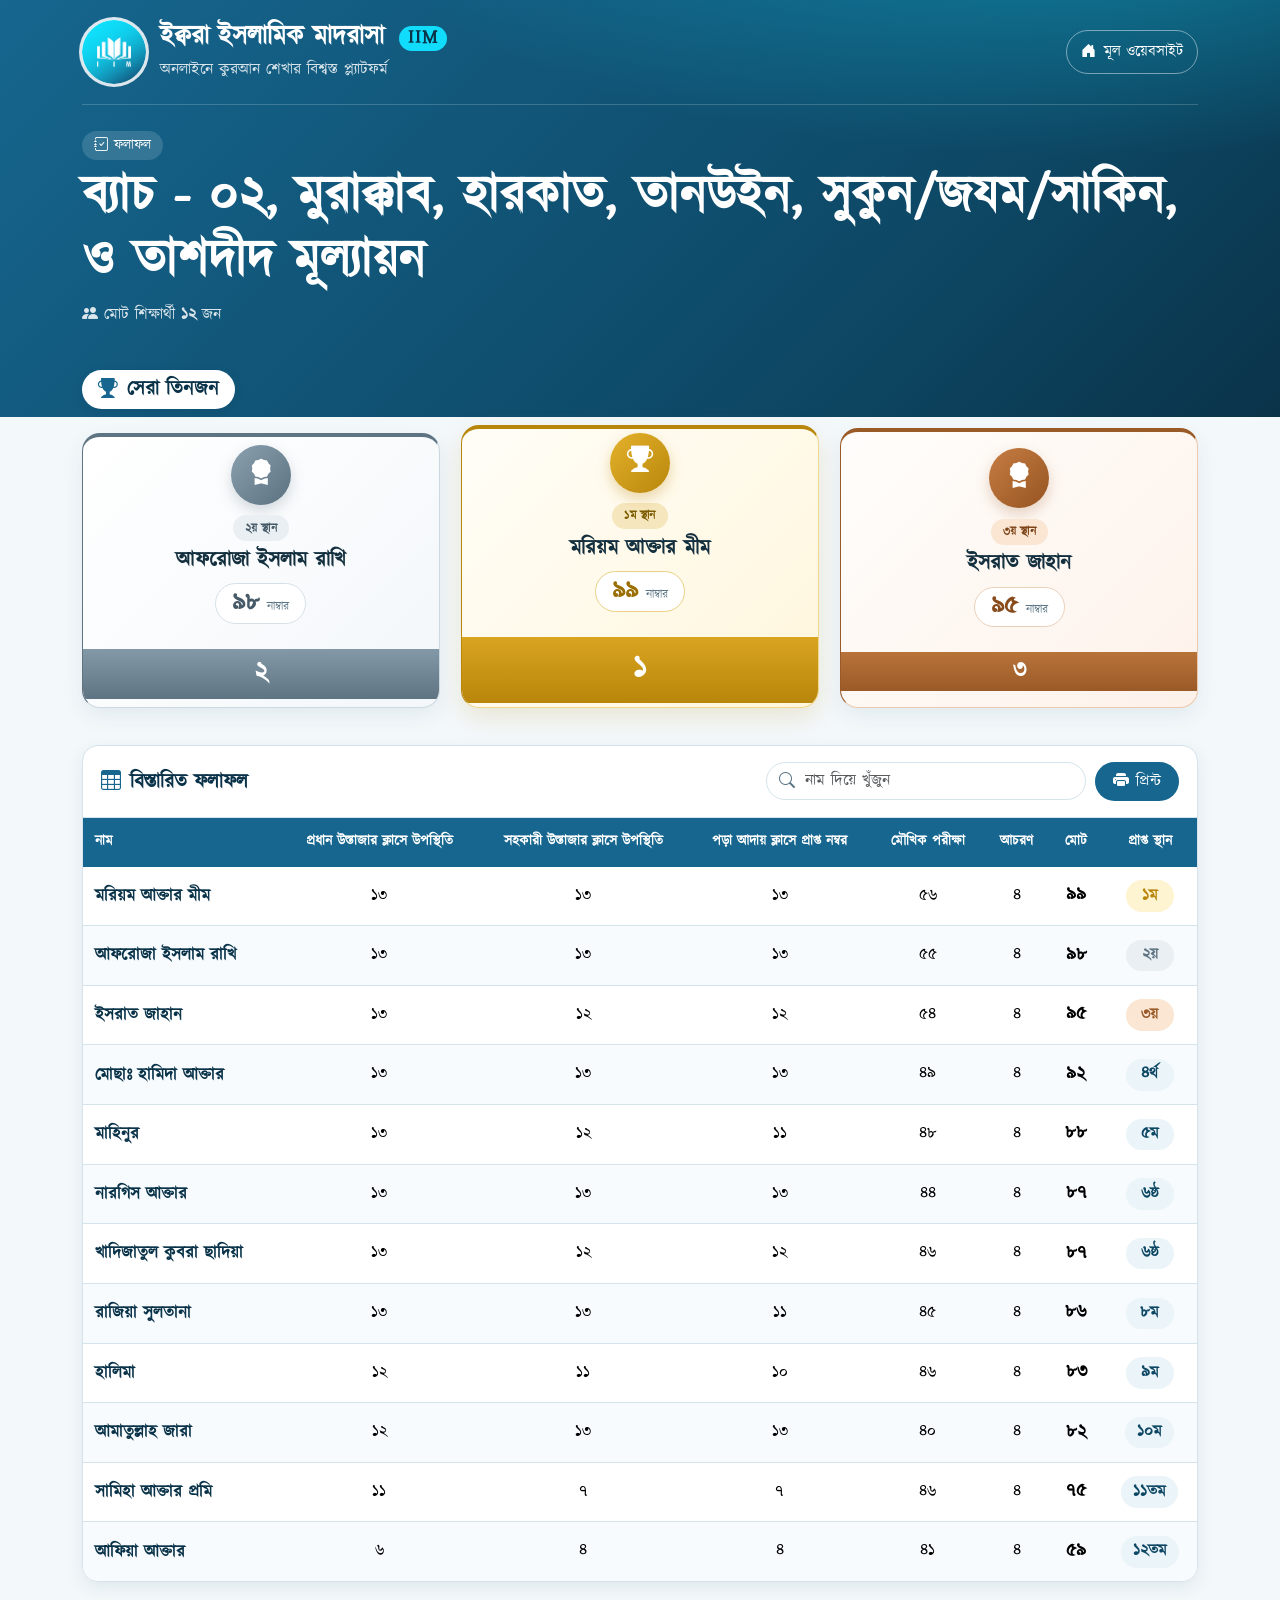
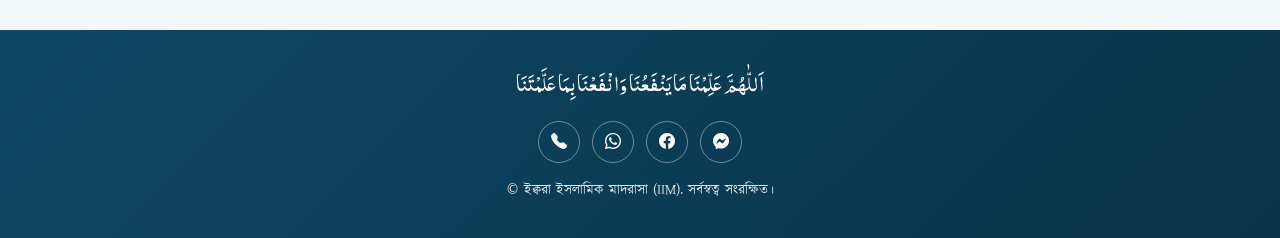
<file: result.html>
<!DOCTYPE html>
<html lang="bn">
<head>
  <meta charset="UTF-8">
  <meta name="viewport" content="width=device-width, initial-scale=1">
  <title>ব্যাচ-০২ | ফলাফল | ইক্বরা ইসলামিক মাদরাসা (IIM)</title>
  <meta name="description" content="ইক্বরা ইসলামিক মাদরাসা (IIM) — ব্যাচ-০২ পরীক্ষার ফলাফল।">
  <meta name="robots" content="noindex, nofollow">
  <meta name="theme-color" content="#16668f">

  <link rel="icon" type="image/png" href="assets/img/logo.png">
  <link rel="apple-touch-icon" href="assets/img/logo.png">

  <link href="https://cdn.jsdelivr.net/npm/bootstrap@5.3.3/dist/css/bootstrap.min.css" rel="stylesheet" crossorigin="anonymous">
  <link href="https://cdn.jsdelivr.net/npm/bootstrap-icons@1.11.3/font/bootstrap-icons.min.css" rel="stylesheet" crossorigin="anonymous">
  <link href="assets/css/style.css?v=9" rel="stylesheet">
</head>
<body>

  <a class="visually-hidden-focusable skip-link" href="#result">মূল বিষয়বস্তুতে যান</a>

  <!-- ===== Header / Hero ===== -->
  <header class="site-header">
    <div class="container">
      <div class="brand">
        <img class="brand-logo" src="assets/img/logo.png" width="72" height="72" alt="ইক্বরা ইসলামিক মাদরাসা লোগো">
        <div class="brand-text">
          <p class="brand-name">ইক্বরা ইসলামিক মাদরাসা <span class="brand-abbr">IIM</span></p>
          <p class="brand-tagline">অনলাইনে কুরআন শেখার বিশ্বস্ত প্ল্যাটফর্ম</p>
        </div>
        <a class="brand-link" href="https://iqra-islamic-madrasa.web.app/" aria-label="মূল ওয়েবসাইটে ফিরে যান">
          <i class="bi bi-house-door-fill" aria-hidden="true"></i>
          <span class="d-none d-sm-inline">মূল ওয়েবসাইট</span>
        </a>
      </div>

      <div class="exam-heading">
        <p class="exam-kicker"><i class="bi bi-journal-check" aria-hidden="true"></i> ফলাফল</p>
        <h1 class="exam-title" id="examTitle">ব্যাচ-০২</h1>
        <p class="exam-meta">
          <i class="bi bi-people-fill" aria-hidden="true"></i>
          মোট শিক্ষার্থী <strong id="totalStudents">—</strong> জন
        </p>
      </div>
    </div>
  </header>

  <main id="result" class="container main-wrap">

    <!-- ===== Top performers ===== -->
    <section class="podium-section" aria-labelledby="topHeading">
      <h2 class="section-title" id="topHeading">
        <i class="bi bi-trophy-fill" aria-hidden="true"></i> সেরা তিনজন
      </h2>
      <div class="podium" id="podium" aria-live="polite"></div>
    </section>

    <!-- ===== Result table ===== -->
    <section aria-labelledby="tableHeading">
      <div class="table-card">
        <div class="table-toolbar">
          <h2 class="section-title mb-0" id="tableHeading">
            <i class="bi bi-table" aria-hidden="true"></i> বিস্তারিত ফলাফল
          </h2>
          <div class="toolbar-actions">
            <div class="search-box">
              <i class="bi bi-search" aria-hidden="true"></i>
              <label for="searchInput" class="visually-hidden">শিক্ষার্থীর নাম খুঁজুন</label>
              <input id="searchInput" type="search" class="form-control" placeholder="নাম দিয়ে খুঁজুন" autocomplete="off">
            </div>
            <button type="button" class="btn btn-print" id="printBtn">
              <i class="bi bi-printer-fill" aria-hidden="true"></i>
              <span class="d-none d-sm-inline">প্রিন্ট</span>
            </button>
          </div>
        </div>

        <div class="table-responsive">
          <table class="table result-table align-middle mb-0">
            <caption class="visually-hidden">ব্যাচ-০২ এর ফলাফল তালিকা</caption>
            <thead>
              <tr>
                <th scope="col" class="col-name">নাম</th>
                <th scope="col" class="text-center">প্রধান উস্তাজার ক্লাসে উপস্থিতি</th>
                <th scope="col" class="text-center">সহকারী উস্তাজার ক্লাসে উপস্থিতি</th>
                <th scope="col" class="text-center">পড়া আদায় ক্লাসে প্রাপ্ত নম্বর</th>
                <th scope="col" class="text-center">মৌখিক পরীক্ষা</th>
                <th scope="col" class="text-center">আচরণ</th>
                <th scope="col" class="text-center">মোট</th>
                <th scope="col" class="text-center">প্রাপ্ত স্থান</th>
              </tr>
            </thead>
            <tbody id="resultBody"></tbody>
          </table>
        </div>

        <div class="empty-state d-none" id="emptyState" role="status">
          <i class="bi bi-search" aria-hidden="true"></i>
          <p class="mb-0">এই নামে কোনো শিক্ষার্থী পাওয়া যায়নি। নামের বানান আবার দেখে খুঁজুন।</p>
        </div>
      </div>
    </section>

  </main>

  <!-- ===== Footer ===== -->
  <footer class="site-footer">
    <div class="container">
      <p class="dua" lang="ar" dir="rtl">اَللّٰهُمَّ عَلِّمْنَا مَا يَنْفَعُنَا وَانْفَعْنَا بِمَا عَلَّمْتَنَا</p>
      <div class="footer-links">
        <a href="tel:+8801760442635" aria-label="ফোন করুন"><i class="bi bi-telephone-fill" aria-hidden="true"></i></a>
        <a href="https://wa.me/8801760442635" target="_blank" rel="noopener noreferrer" aria-label="WhatsApp-এ যোগাযোগ করুন"><i class="bi bi-whatsapp" aria-hidden="true"></i></a>
        <a href="https://www.facebook.com/iqraislamicmadrasa" target="_blank" rel="noopener noreferrer" aria-label="Facebook পেজ দেখুন"><i class="bi bi-facebook" aria-hidden="true"></i></a>
        <a href="https://m.me/iqraislamicmadrasa" target="_blank" rel="noopener noreferrer" aria-label="Messenger-এ মেসেজ করুন"><i class="bi bi-messenger" aria-hidden="true"></i></a>
      </div>
      <p class="copyright">© ইক্বরা ইসলামিক মাদরাসা (IIM). সর্বস্বত্ব সংরক্ষিত।</p>
    </div>
  </footer>

  <script src="assets/js/data.js"></script>
  <script src="assets/js/app.js?v=2"></script>
</body>
</html>
</file>
<file: assets/css/style.css>
/* =========================================================
   ইক্বরা ইসলামিক মাদরাসা (IIM) — Result Sheet
   Theme colour from iqra-islamic-madrasa.web.app (#16668f)
   ========================================================= */

:root {
  --iim-primary: #16668f;
  --iim-primary-dark: #0d4764;
  --iim-deep: #0a3349;
  --iim-cyan: #12dcfc;       /* logo gradient top */
  --iim-tint: #eaf4f9;
  --iim-bg: #f3f8fb;
  --iim-surface: #ffffff;
  --iim-text: #14303f;
  --iim-muted: #5b7585;
  --iim-border: #d5e4ec;

  --gold: #b8860b;
  --gold-bg: #fff4d1;
  --silver: #5f7482;
  --silver-bg: #e9eff3;
  --bronze: #9a5a28;
  --bronze-bg: #fbe6d4;

  --font-display: 'CustomFont', 'Anek Bangla', 'Hind Siliguri', 'Noto Sans Bengali', 'Kalpurush', sans-serif;
  --font-body: 'CustomFont', 'Hind Siliguri', 'Noto Sans Bengali', 'Kalpurush', system-ui, -apple-system, 'Segoe UI', sans-serif;
  --radius: 16px;
}

*, *::before,
*::after { box-sizing: border-box; }

/* কাস্টম ফন্ট — বাংলা (পুরো পেজে ব্যবহৃত) */
@font-face {
  font-family: 'CustomFont';
  src: url('../fonts/CustomFont.ttf') format('truetype');
  font-style: normal;
  font-display: swap;
}

/* আরবি লেখার ফন্ট (দোয়া ইত্যাদি) */
@font-face {
  font-family: 'IIMArabic';
  src: url('../fonts/iimarabicfont.ttf') format('truetype');
  font-style: normal;
  font-display: swap;
}

body {
  margin: 0;
  font-family: var(--font-body);
  font-size: 1rem;
  line-height: 1.7;
  color: var(--iim-text);
  background: var(--iim-bg);
  -webkit-font-smoothing: antialiased;
}

:focus-visible {
  outline: 3px solid var(--iim-cyan);
  outline-offset: 2px;
}

.skip-link {
  position: absolute;
  top: 8px;
  left: 8px;
  z-index: 1000;
  padding: .5rem 1rem;
  background: #fff;
  color: var(--iim-primary-dark);
  border-radius: 8px;
}

/* ---------- Header ---------- */
.site-header {
  background:
    radial-gradient(1200px 400px at 85% -20%, rgba(18, 220, 252, .35), transparent 60%),
    linear-gradient(135deg, var(--iim-primary) 0%, var(--iim-primary-dark) 70%, var(--iim-deep) 100%);
  color: #fff;
  padding: 1.25rem 0 5.5rem;
}

.brand {
  display: flex;
  align-items: center;
  gap: .9rem;
  padding-bottom: 1.25rem;
  border-bottom: 1px solid rgba(255, 255, 255, .18);
}

.brand-logo {
  width: 64px;
  height: 64px;
  border-radius: 50%;
  flex: none;
  box-shadow: 0 0 0 3px rgba(255, 255, 255, .85);
  background: #fff;
}

.brand-text { min-width: 0; flex: 1; }

.brand-name {
  margin: 0;
  font-family: var(--font-display);
  font-weight: 700;
  font-size: clamp(1.15rem, 3.6vw, 1.65rem);
  line-height: 1.3;
}

.brand-abbr {
  display: inline-block;
  margin-left: .35rem;
  padding: 0 .55rem;
  font-size: .72em;
  font-weight: 600;
  letter-spacing: .06em;
  vertical-align: middle;
  color: var(--iim-deep);
  background: var(--iim-cyan);
  border-radius: 999px;
}

.brand-tagline {
  margin: .1rem 0 0;
  font-size: clamp(.85rem, 2.6vw, 1rem);
  color: rgba(255, 255, 255, .82);
}

.brand-link {
  flex: none;
  display: inline-flex;
  align-items: center;
  gap: .45rem;
  padding: .5rem .9rem;
  font-weight: 500;
  font-size: .92rem;
  color: #fff;
  text-decoration: none;
  border: 1px solid rgba(255, 255, 255, .45);
  border-radius: 999px;
  transition: background-color .2s, color .2s;
}

.brand-link:hover,
.brand-link:focus-visible {
  color: var(--iim-deep);
  background: #fff;
}

.exam-heading { padding-top: 1.6rem; }

.exam-kicker {
  display: inline-flex;
  align-items: center;
  gap: .4rem;
  margin: 0 0 .35rem;
  padding: .15rem .75rem;
  font-size: .9rem;
  font-weight: 500;
  background: rgba(255, 255, 255, .14);
  border-radius: 999px;
}

.exam-title {
  margin: 0;
  font-family: var(--font-display);
  font-weight: 700;
  font-size: clamp(1.9rem, 7vw, 3.2rem);
  line-height: 1.25;
}

.exam-meta {
  margin: .5rem 0 0;
  color: rgba(255, 255, 255, .85);
}

/* ---------- Main ---------- */
.main-wrap {
  margin-top: -3.4rem;
  padding-bottom: 3rem;
}

.section-title {
  display: flex;
  align-items: center;
  gap: .55rem;
  margin: 0 0 1rem;
  font-family: var(--font-display);
  font-weight: 700;
  font-size: 1.25rem;
  color: var(--iim-deep);
}

.section-title i { color: var(--iim-primary); }

/* Section title inside podium sits on a light surface, so give it a backing */
#topHeading {
  display: inline-flex;
  padding: .45rem 1rem;
  background: var(--iim-surface);
  border-radius: 999px;
  box-shadow: 0 2px 10px rgba(10, 51, 73, .12);
}

/* ---------- Podium ---------- */
.podium-section {
  margin-top: .5rem;
  margin-bottom: 1.85rem;
}

.podium {
  display: grid;
  grid-template-columns: 1fr;
  gap: .95rem;
}

.podium-card {
  position: relative;
  display: grid;
  grid-template-areas:
    "icon rank  score"
    "icon name  score";
  grid-template-columns: auto 1fr auto;
  align-items: center;
  column-gap: .95rem;
  row-gap: .2rem;
  padding: 1.05rem 1.2rem;
  overflow: hidden;
  background: var(--iim-surface);
  border: 1px solid var(--iim-border);
  border-left: 5px solid var(--iim-border);
  border-radius: 18px;
  box-shadow: 0 8px 22px rgba(10, 51, 73, .07);
  transition: transform .25s ease, box-shadow .25s ease;
  animation: podium-rise .5s ease backwards;
}

.podium-card:hover {
  transform: translateY(-3px);
  box-shadow: 0 12px 28px rgba(10, 51, 73, .12);
}

.podium-card:nth-child(2) { animation-delay: .12s; }
.podium-card:nth-child(3) { animation-delay: .24s; }

@keyframes podium-rise {
  from { opacity: 0; transform: translateY(14px); }
  to   { opacity: 1; transform: translateY(0); }
}

.podium-icon {
  grid-area: icon;
  display: grid;
  place-items: center;
  width: 54px;
  height: 54px;
  font-size: 1.5rem;
  border-radius: 16px;
  box-shadow: inset 0 2px 6px rgba(255, 255, 255, .65), 0 4px 10px rgba(0, 0, 0, .06);
}

.podium-rank {
  grid-area: rank;
  align-self: end;
  justify-self: start;
  margin: 0;
  padding: .15rem .75rem;
  font-size: .78rem;
  font-weight: 700;
  letter-spacing: .02em;
  border-radius: 999px;
  background: var(--iim-tint);
  color: var(--iim-primary-dark);
}

.podium-name {
  grid-area: name;
  align-self: start;
  margin: 0;
  font-family: var(--font-display);
  font-size: clamp(1.12rem, 4.3vw, 1.32rem);
  font-weight: 700;
  line-height: 1.35;
  color: var(--iim-text);
  word-break: break-word;
}

.podium-score {
  grid-area: score;
  align-self: center;
  margin: 0;
  padding: .45rem .8rem;
  text-align: center;
  font-size: .75rem;
  font-weight: 500;
  color: var(--iim-muted);
  background: var(--iim-bg);
  border: 1px solid var(--iim-border);
  border-radius: 14px;
  min-width: 72px;
}

.podium-score span {
  display: block;
  font-family: var(--font-display);
  font-size: 1.6rem;
  font-weight: 700;
  line-height: 1.1;
  color: var(--iim-text);
}

.podium-pedestal { display: none; }

/* ১ম স্থান — গোল্ডেন প্রিমিয়াম কার্ড */
.p-1 {
  background: linear-gradient(135deg, #fffdf7 0%, #fff6dc 100%);
  border-color: #f0d78c;
  border-left: 6px solid var(--gold);
  box-shadow: 0 10px 26px rgba(184, 134, 11, .16);
}
.p-1 .podium-icon {
  color: #fff;
  background: linear-gradient(135deg, #e5b22c, #b8860b);
  box-shadow: 0 6px 14px rgba(184, 134, 11, .3);
}
.p-1 .podium-rank {
  color: #7c5c00;
  background: rgba(212, 160, 23, .22);
}
.p-1 .podium-score {
  background: #fff;
  border-color: #ebd082;
}
.p-1 .podium-score span { color: #9a6e00; }

/* ২য় স্থান — সিলভার প্রিমিয়াম কার্ড */
.p-2 {
  background: linear-gradient(135deg, #ffffff 0%, #f3f7fa 100%);
  border-color: #cdd9e1;
  border-left: 6px solid var(--silver);
}
.p-2 .podium-icon {
  color: #fff;
  background: linear-gradient(135deg, #8ba1b0, #5c717f);
  box-shadow: 0 6px 14px rgba(95, 116, 130, .25);
}
.p-2 .podium-rank {
  color: #465966;
  background: var(--silver-bg);
}
.p-2 .podium-score {
  background: #fff;
  border-color: #d4e0e7;
}
.p-2 .podium-score span { color: #465966; }

/* ৩য় স্থান — ব্রোঞ্জ প্রিমিয়াম কার্ড */
.p-3 {
  background: linear-gradient(135deg, #fffdfb 0%, #fdf2ea 100%);
  border-color: #ecc9ad;
  border-left: 6px solid var(--bronze);
}
.p-3 .podium-icon {
  color: #fff;
  background: linear-gradient(135deg, #c67d43, #965421);
  box-shadow: 0 6px 14px rgba(154, 90, 40, .25);
}
.p-3 .podium-rank {
  color: #7d4519;
  background: var(--bronze-bg);
}
.p-3 .podium-score {
  background: #fff;
  border-color: #ebd0ba;
}
.p-3 .podium-score span { color: #874b1c; }

/* মোবাইল ডিভাইসে অত্যন্ত ছোট স্ক্রিনের জন্য অপ্টিমাইজেশন */
@media (max-width: 400px) {
  .podium-card {
    padding: .9rem .95rem;
    column-gap: .75rem;
  }
  .podium-icon {
    width: 46px;
    height: 46px;
    font-size: 1.3rem;
    border-radius: 13px;
  }
  .podium-score {
    padding: .35rem .6rem;
    min-width: 64px;
  }
  .podium-score span { font-size: 1.4rem; }
}

/* ট্যাবলেট ও ডেস্কটপ ভিউ */
@media (min-width: 768px) {
  .podium {
    grid-template-columns: repeat(3, 1fr);
    align-items: end;
    gap: 1.35rem;
  }

  .podium-card {
    grid-template-areas:
      "icon"
      "rank"
      "name"
      "score"
      "pedestal";
    grid-template-columns: 1fr;
    justify-items: center;
    row-gap: .3rem;
    padding: 1.65rem 1.15rem 0;
    text-align: center;
    border-left-width: 1px;
    border-top-width: 4px;
  }

  .p-1 { border-top-color: var(--gold); padding-top: 2rem; }
  .p-2 { order: 1; border-top-color: var(--silver); }
  .p-1 { order: 2; }
  .p-3 { order: 3; border-top-color: var(--bronze); }

  .podium-section { margin-bottom: 2.35rem; }

  .podium-icon {
    width: 60px;
    height: 60px;
    font-size: 1.65rem;
    border-radius: 50%;
    margin-bottom: .35rem;
  }

  .podium-name,
  .podium-score { text-align: center; }
  .podium-rank { justify-self: center; align-self: auto; }

  .podium-score {
    margin-top: .25rem;
    padding: .35rem 1rem;
    border-radius: 999px;
  }
  .podium-score span { display: inline; font-size: 1.5rem; margin-right: .25rem; }

  /* পেডেস্টাল — ১ম স্থান সবার উঁচুতে */
  .podium-pedestal {
    display: block;
    grid-area: pedestal;
    justify-self: stretch;
    margin: 1.25rem -1.15rem 0;
    padding: 1.05rem 0 1.15rem;
    font-family: var(--font-display);
    font-size: 1.95rem;
    font-weight: 700;
    line-height: 1;
    text-align: center;
    color: #fff;
    -webkit-print-color-adjust: exact;
    print-color-adjust: exact;
  }

  .p-1 .podium-pedestal { background: linear-gradient(180deg, #d9a420, var(--gold)); }
  .p-2 .podium-pedestal { padding: .68rem 0 .8rem; font-size: 1.65rem; background: linear-gradient(180deg, #8399a7, var(--silver)); }
  .p-3 .podium-pedestal { padding: .42rem 0 .55rem; font-size: 1.45rem; background: linear-gradient(180deg, #b87339, var(--bronze)); }
}


/* ---------- Table card ---------- */
.table-card {
  background: var(--iim-surface);
  border: 1px solid var(--iim-border);
  border-radius: var(--radius);
  box-shadow: 0 6px 18px rgba(10, 51, 73, .08);
  overflow: hidden;
}

.table-toolbar {
  display: flex;
  flex-wrap: wrap;
  align-items: center;
  justify-content: space-between;
  gap: .75rem;
  padding: 1rem 1.15rem;
  border-bottom: 1px solid var(--iim-border);
}

.toolbar-actions {
  display: flex;
  flex: 1 1 260px;
  justify-content: flex-end;
  gap: .6rem;
}

.search-box {
  position: relative;
  flex: 1 1 auto;
  max-width: 320px;
}

.search-box i {
  position: absolute;
  top: 50%;
  left: .85rem;
  transform: translateY(-50%);
  color: var(--iim-muted);
  pointer-events: none;
}

.search-box .form-control {
  padding-left: 2.4rem;
  font-family: var(--font-body);
  border-color: var(--iim-border);
  border-radius: 999px;
}

.search-box .form-control:focus {
  border-color: var(--iim-primary);
  box-shadow: 0 0 0 .2rem rgba(22, 102, 143, .2);
}

.btn-print {
  display: inline-flex;
  align-items: center;
  gap: .45rem;
  font-weight: 500;
  color: #fff;
  background: var(--iim-primary);
  border: 0;
  border-radius: 999px;
  padding: .45rem 1.1rem;
}

.btn-print:hover,
.btn-print:focus-visible {
  color: #fff;
  background: var(--iim-primary-dark);
}

/* ---------- Table (tablet / desktop) ---------- */
.result-table {
  --bs-table-bg: transparent;
  min-width: 860px;
  font-size: .98rem;
}

.result-table thead th {
  padding: .9rem .75rem;
  font-size: .86rem;
  font-weight: 600;
  line-height: 1.45;
  color: #fff;
  background: var(--iim-primary);
  border-bottom: 0;
  vertical-align: middle;
}

.result-table .col-name { min-width: 150px; }

.result-table tbody th,
.result-table tbody td {
  padding: .85rem .75rem;
  text-align: center;
  border-color: var(--iim-border);
}

.result-table tbody tr:nth-child(even) > * { background: #f7fbfd; }
.result-table tbody tr:hover > * { background: var(--iim-tint); }

.result-table tbody th.c-name {
  text-align: left;
  font-family: var(--font-display);
  font-weight: 600;
  font-size: 1.05rem;
  color: var(--iim-deep);
}

/* নাম কলাম স্ক্রল করার সময় স্থির থাকবে */
.result-table .col-name,
.result-table tbody th.c-name {
  position: sticky;
  left: 0;
  z-index: 1;
}

.result-table tbody th.c-name { background: var(--iim-surface); }
.result-table tbody tr:nth-child(even) > th.c-name { background: #f7fbfd; }
.result-table tbody tr:hover > th.c-name { background: var(--iim-tint); }
.result-table thead .col-name { background: var(--iim-primary); }

.c-total {
  font-family: var(--font-display);
  font-weight: 700;
  font-size: 1.1rem;
  color: var(--iim-primary-dark);
}

.rank-badge {
  display: inline-block;
  min-width: 3rem;
  padding: .15rem .75rem;
  font-weight: 600;
  color: var(--iim-primary-dark);
  background: var(--iim-tint);
  border-radius: 999px;
}

.rank-badge.rank-1 { color: var(--gold); background: var(--gold-bg); }
.rank-badge.rank-2 { color: var(--silver); background: var(--silver-bg); }
.rank-badge.rank-3 { color: var(--bronze); background: var(--bronze-bg); }

.absent-badge {
  display: inline-flex;
  align-items: center;
  gap: .3rem;
  padding: .1rem .6rem;
  font-size: .85rem;
  font-weight: 500;
  color: #a1343a;
  background: #fde8ea;
  border-radius: 999px;
  white-space: nowrap;
}

.empty-state {
  padding: 2rem 1rem;
  text-align: center;
  color: var(--iim-muted);
}

.empty-state i { display: block; margin-bottom: .5rem; font-size: 1.8rem; }

/* ---------- Table → cards (mobile) ---------- */
@media (max-width: 767.98px) {
  .table-toolbar { padding: .9rem; }
  .toolbar-actions { flex-basis: 100%; justify-content: stretch; }
  .search-box { max-width: none; }

  .table-responsive { overflow: visible; padding: .9rem; background: var(--iim-bg); }

  .result-table { min-width: 0; }
  .result-table thead { display: none; }
  .result-table,
  .result-table tbody { display: block; }

  .result-table tbody tr {
    position: relative;
    display: block;
    margin-bottom: .9rem;
    background: var(--iim-surface);
    border: 1px solid var(--iim-border);
    border-radius: 14px;
    overflow: hidden;
    box-shadow: 0 3px 10px rgba(10, 51, 73, .06);
  }

  .result-table tbody tr:last-child { margin-bottom: 0; }
  .result-table tbody tr[hidden] { display: none; }

  .result-table tbody tr:nth-child(even) > *,
  .result-table tbody tr:hover > * { background: transparent; }

  .result-table tbody th.c-name {
    position: static;
    display: block;
    padding: .8rem 5.5rem .8rem 1rem;
    text-align: left;
    font-size: 1.15rem;
    color: #fff;
    background: var(--iim-primary);
    border: 0;
  }

  .result-table tbody tr:nth-child(even) > th.c-name,
  .result-table tbody tr:hover > th.c-name { background: var(--iim-primary); }

  .result-table tbody td {
    display: flex;
    align-items: center;
    justify-content: space-between;
    gap: 1rem;
    padding: .6rem 1rem;
    text-align: right;
    font-weight: 600;
    border-width: 0 0 1px;
  }

  .result-table tbody td::before {
    content: attr(data-label);
    flex: 1;
    text-align: left;
    font-weight: 400;
    font-size: .92rem;
    color: var(--iim-muted);
  }

  .result-table tbody td.c-total {
    background: var(--iim-tint) !important;
    border-bottom: 0;
  }

  .result-table tbody td.c-total::before { color: var(--iim-primary-dark); font-weight: 600; }

  /* প্রাপ্ত স্থান কার্ডের উপরের ডান কোণায় */
  .result-table tbody td.c-rank {
    position: absolute;
    top: .65rem;
    right: .75rem;
    display: block;
    padding: 0;
    border: 0;
  }

  .result-table tbody td.c-rank::before { content: none; }
  .result-table tbody td.c-rank .rank-badge { background: #fff; }
}

/* ---------- Footer ---------- */
.site-footer {
  padding: 2rem 0 2.25rem;
  text-align: center;
  color: rgba(255, 255, 255, .85);
  background: linear-gradient(135deg, var(--iim-primary-dark), var(--iim-deep));
}

.dua {
  margin: 0 0 1rem;
  font-family: 'IIMArabic', 'Amiri', 'Noto Naskh Arabic', 'Traditional Arabic', serif;
  font-size: 1.35rem;
  line-height: 2;
  color: #fff;
}

.footer-links {
  display: flex;
  justify-content: center;
  gap: .75rem;
  margin-bottom: 1rem;
}

.footer-links a {
  display: grid;
  place-items: center;
  width: 42px;
  height: 42px;
  color: #fff;
  text-decoration: none;
  border: 1px solid rgba(255, 255, 255, .4);
  border-radius: 50%;
  transition: background-color .2s, color .2s;
}

.footer-links a:hover,
.footer-links a:focus-visible {
  color: var(--iim-deep);
  background: var(--iim-cyan);
}

.copyright { margin: 0; font-size: .85rem; }

/* ---------- Motion & print ---------- */
@media (prefers-reduced-motion: reduce) {
  * { transition: none !important; animation: none !important; scroll-behavior: auto !important; }
}

@media print {
  /* A4 ল্যান্ডস্কেপ — চারদিকে ০.৫ ইঞ্চি (Word-এর 'Narrow' মার্জিন) */
  @page { size: A4 landscape; margin: 0.5in; }

  * { -webkit-print-color-adjust: exact; print-color-adjust: exact; }

  /* প্রথম পেজের উপরে মোট ~2.5cm ফাঁকা (পেজ মার্জিন 12.7mm + body padding 12.3mm) */
  body { background: #fff; padding-top: 12.3mm; }

  /* প্রতিষ্ঠানের হেডিং শুধু প্রথম পেজে — কমপ্যাক্ট */
  .site-header {
    padding: 0 0 .6rem;
    color: #000;
    background: #fff;
    border-bottom: 3px solid var(--iim-primary);
  }
  /* প্রথম পেজ: ব্র্যান্ড বামে, ফলাফল শিরোনাম তার ডান পাশে — এক সারিতে */
  .site-header .container {
    display: flex;
    align-items: center;
    justify-content: space-between;
    gap: 1rem;
  }
  .brand { padding-bottom: 0; border-bottom: 0; }
  .brand-logo { width: 40px; height: 40px; box-shadow: 0 0 0 2px #fff; }
  .brand-link, .toolbar-actions, .site-footer .footer-links, .skip-link { display: none !important; }
  .brand-tagline, .exam-meta { color: #333; }
  .exam-kicker { background: #eef; color: #000; }
  .exam-heading { padding-top: 0; text-align: right; }
  .exam-title { font-size: 1.5rem; }
  .exam-meta { font-size: .9rem; }

  .main-wrap { margin-top: 0; padding-bottom: 1rem; }
  .podium-section { display: none; }

  .section-title { margin-bottom: .5rem; font-size: 1.05rem; }

  .table-card { border: 1px solid #b9c9d3; border-radius: 8px; box-shadow: none; }
  .table-toolbar { padding: .5rem .75rem; border-bottom-color: #ccc; }
  .table-responsive { overflow: visible !important; }

  /* টেবিল কমপ্যাক্ট — পূর্ণ প্রস্থ ব্যবহার করবে */
  .result-table { min-width: 0; width: 100%; font-size: .8rem; }
  .result-table thead th,
  .result-table thead .col-name {
    padding: .5rem;
    font-size: .74rem;
    color: #000;
    background: #e5eef3 !important;
  }
  .result-table tbody th,
  .result-table tbody td { padding: .4rem .5rem; line-height: 1.35; }
  .result-table .col-name,
  .result-table tbody th.c-name { position: static; }
  .c-total { font-size: .9rem; }
  .rank-badge { min-width: 0; padding: .05rem .5rem; font-size: .75rem; }

  /* সারি কখনো মাঝখানে ভাঙবে না */
  .result-table tbody tr { break-inside: avoid; page-break-inside: avoid; }
  /* প্রতি পেজে ১০ জন */
  .result-table tbody tr.page-break { break-before: page; page-break-before: always; }

  .site-footer { padding: 1rem 0; color: #000; background: #fff; border-top: 1px solid #ccc; }
  .dua { color: #000; }
}
</file>
